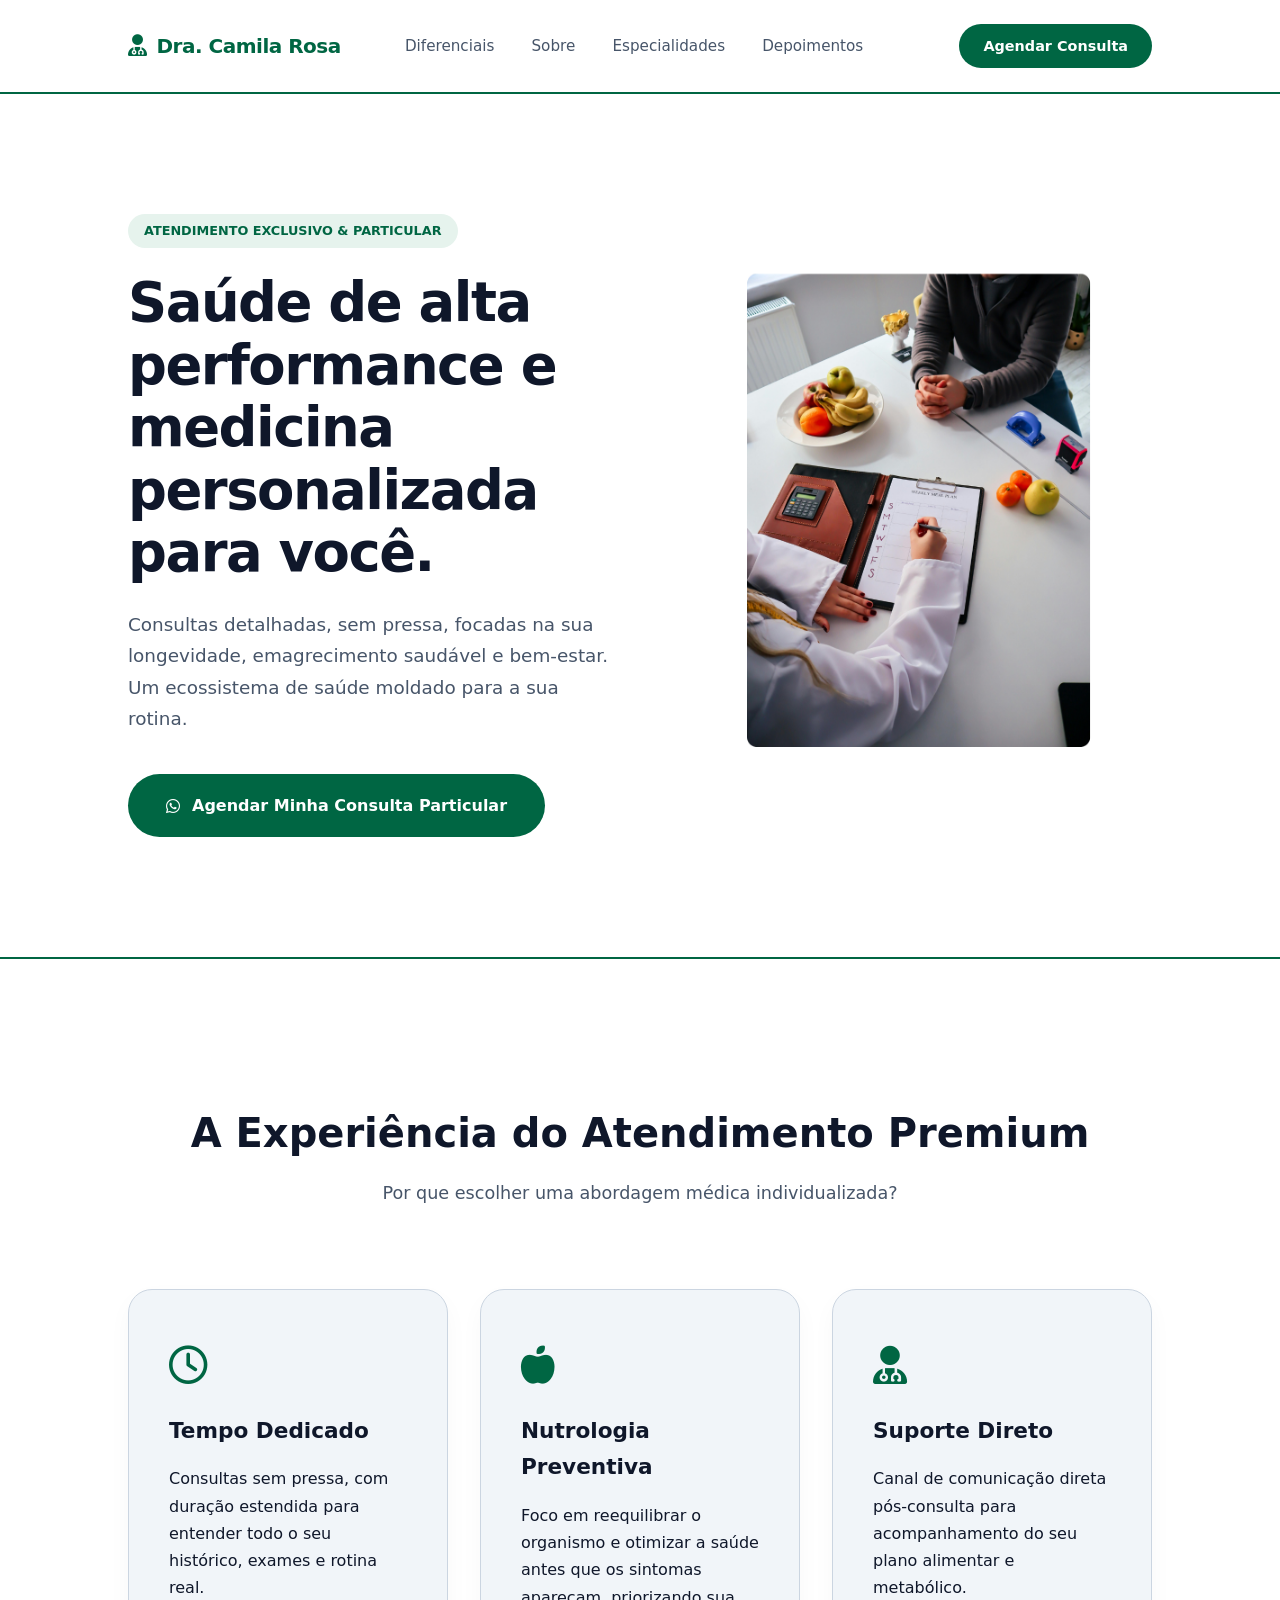
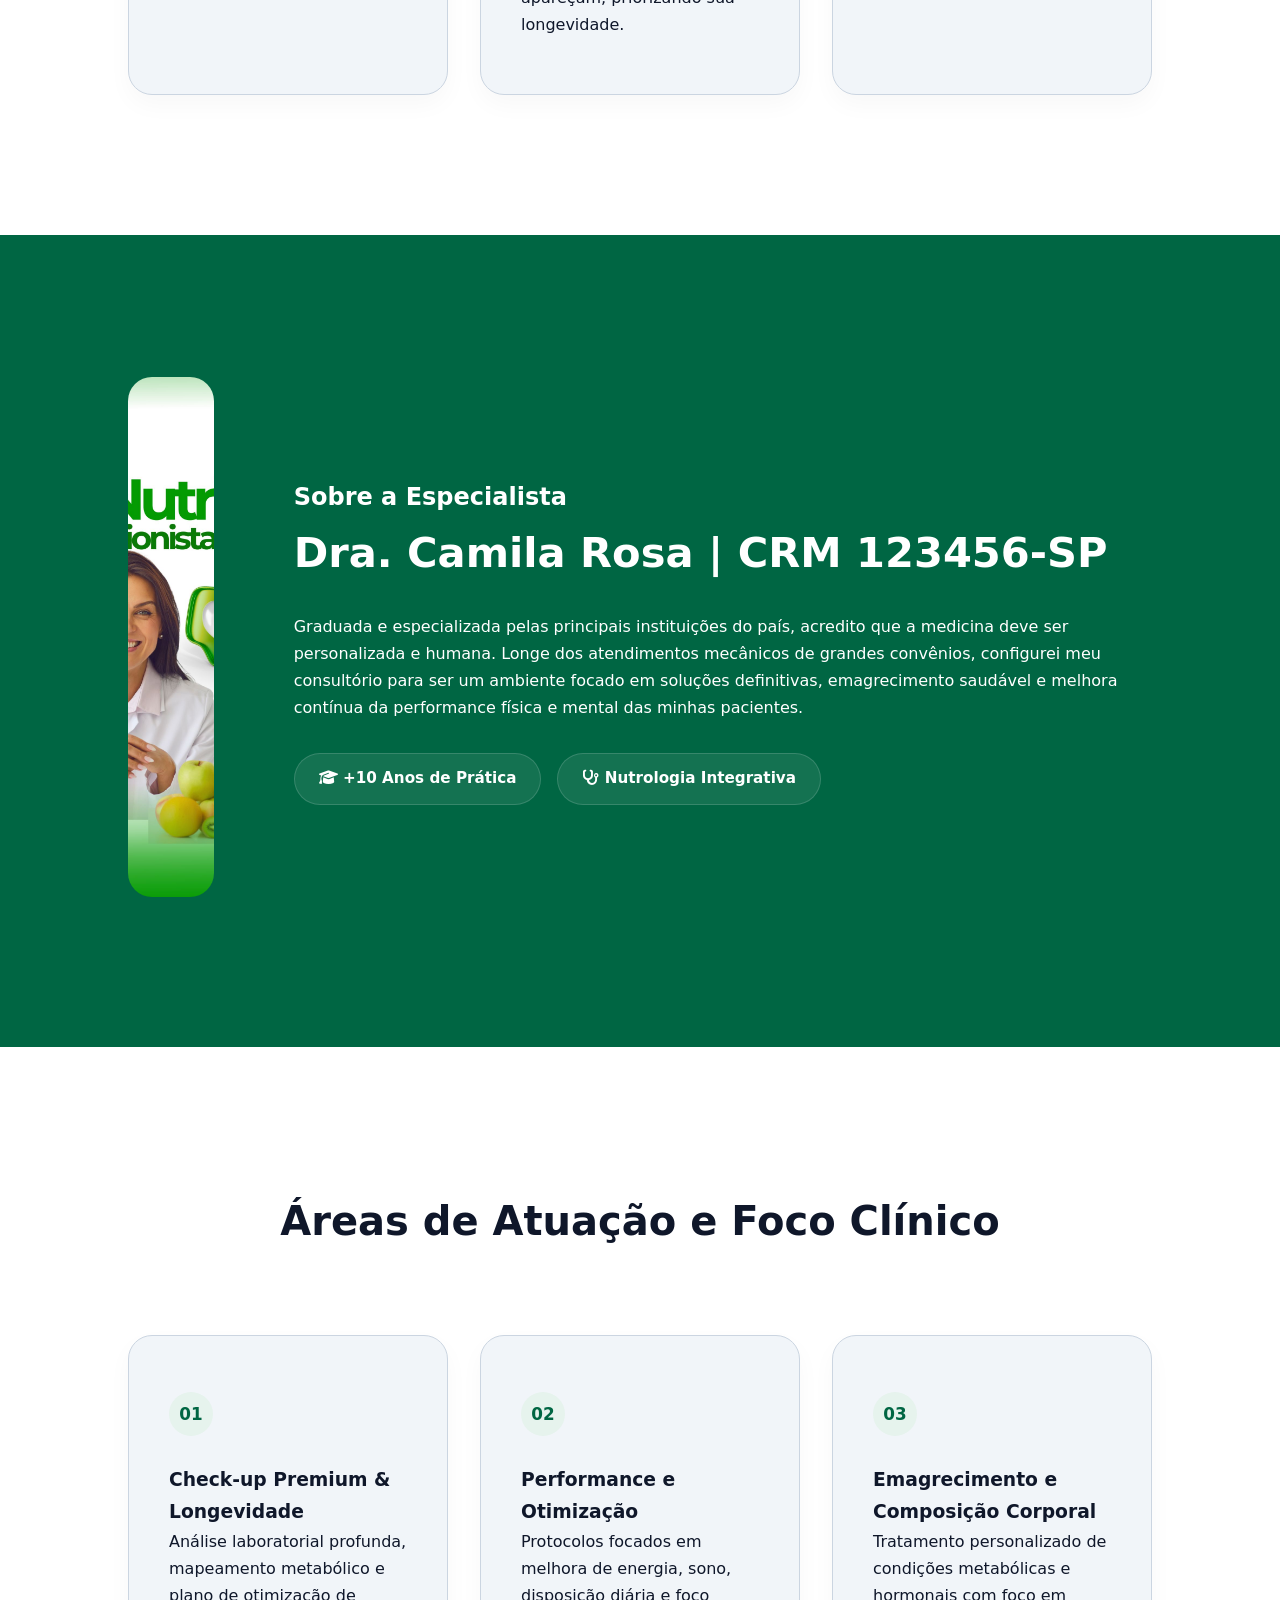
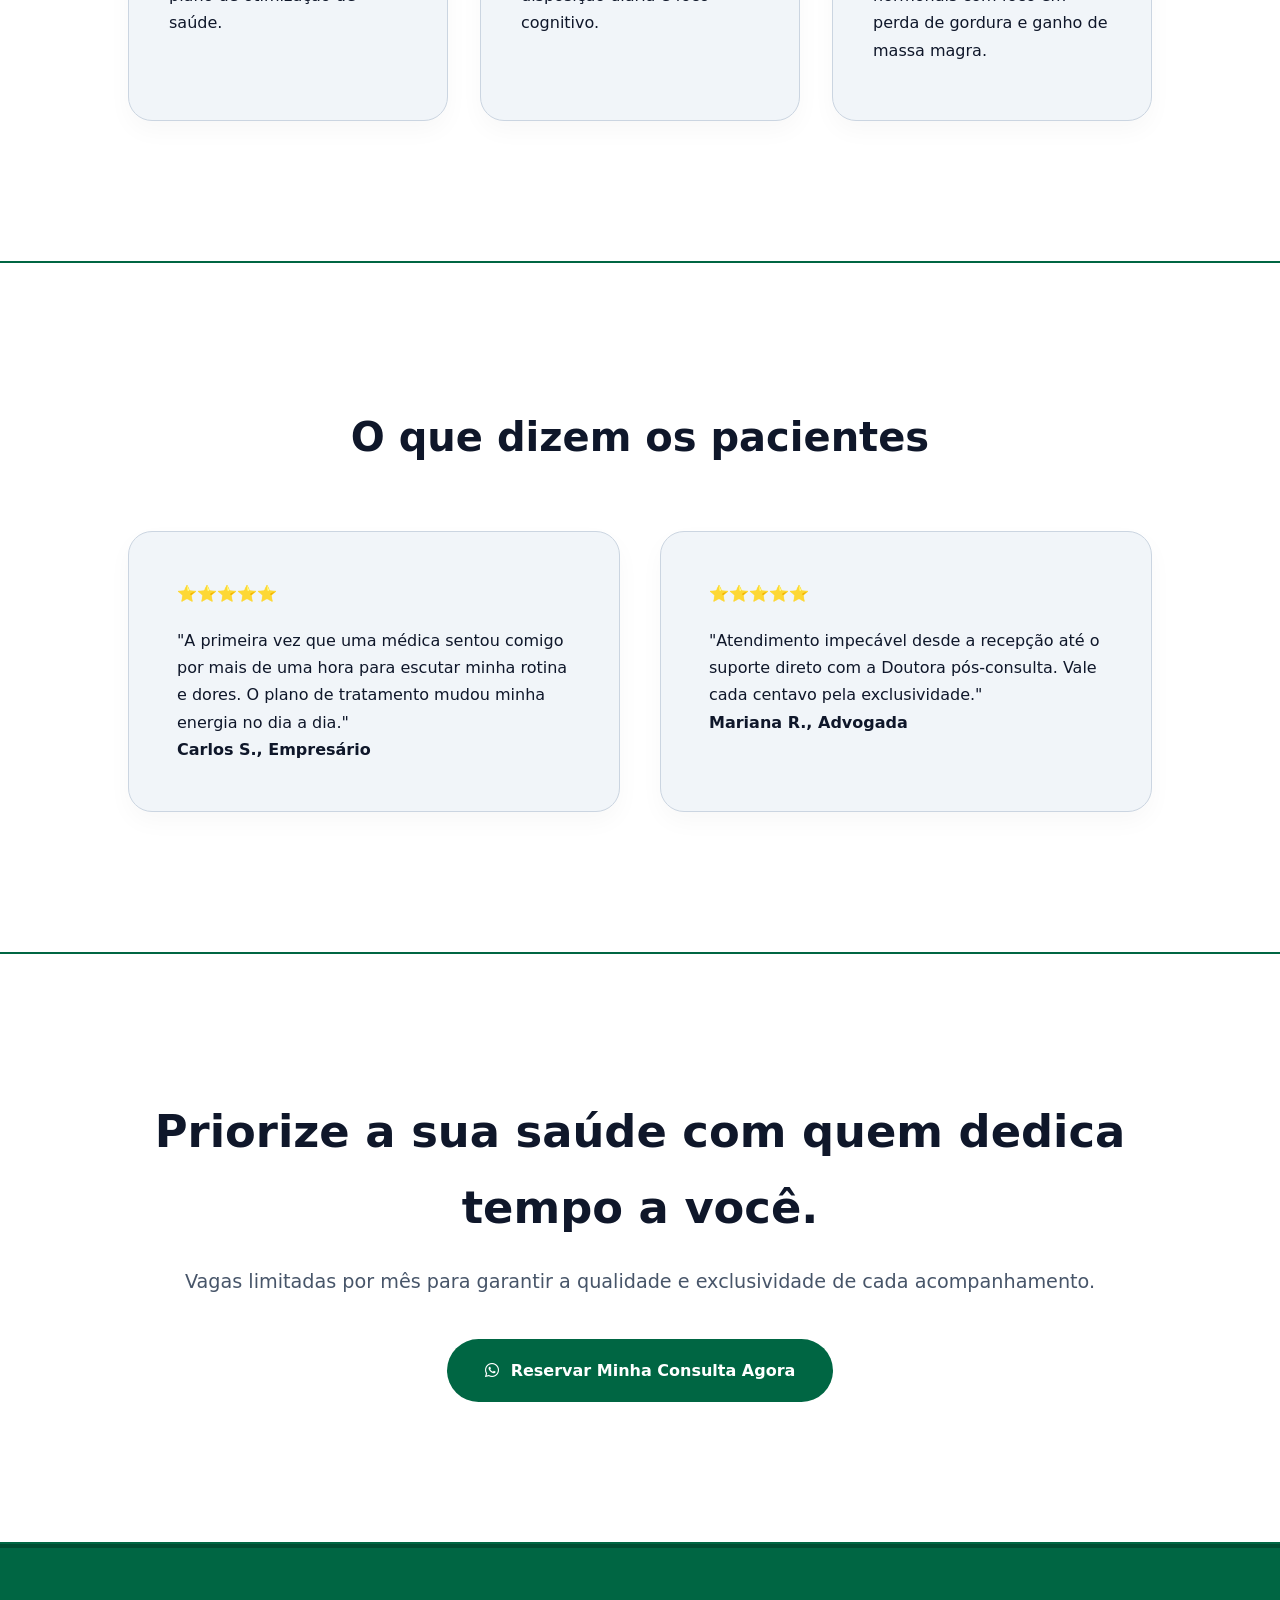
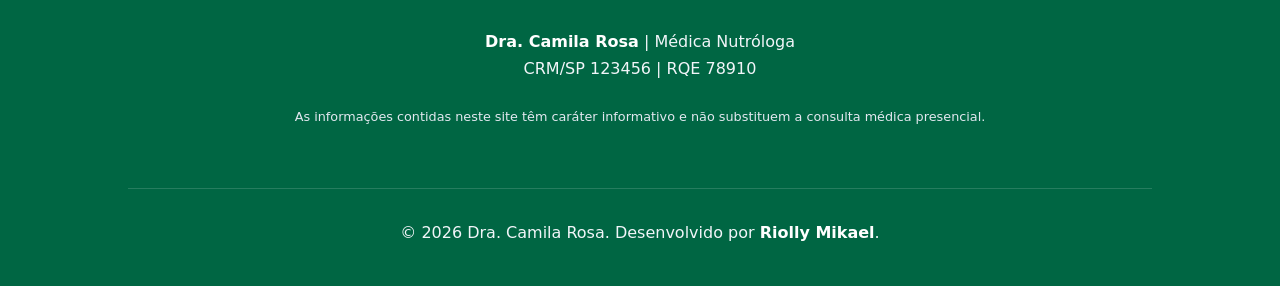
<file: index.html>
<!DOCTYPE html>
<html lang="pt-BR">
<head>
    <meta charset="UTF-8">
    <meta name="viewport" content="width=device-width, initial-scale=1.0">
    <title>Dra. Camila Rosa | Nutrologia & Alta Performance</title>
    <link rel="stylesheet" href="medico.css">
    <!-- Script de Ícones Premium (Font Awesome) -->
    <link rel="stylesheet" href="https://cdnjs.cloudflare.com/ajax/libs/font-awesome/6.5.1/css/all.min.css">
</head>
<body>

    <!-- NAV BAR -->
    <nav class="navbar">
        <div class="logo">
            <i class="fa-solid fa-user-doctor"></i> Dra. Camila Rosa
        </div>
        <div class="nav-links">
            <a href="#diferenciais">Diferenciais</a>
            <a href="#sobre">Sobre</a>
            <a href="#especialidades">Especialidades</a>
            <a href="#depoimentos">Depoimentos</a>
        </div>
        <a href="https://wa.me/5500000000000" target="_blank" class="btn-nav">Agendar Consulta</a>
    </nav>

    <!-- SEÇÃO 1 (PÁGINA 1): HERO -->
    <header class="hero">
        <div class="hero-container">
            <div class="hero-text">
                <span class="tag">Atendimento Exclusivo & Particular</span>
                <h1>Saúde de alta performance e medicina personalizada para você.</h1>
                <p>Consultas detalhadas, sem pressa, focadas na sua longevidade, emagrecimento saudável e bem-estar. Um ecossistema de saúde moldado para a sua rotina.</p>
                <a href="https://wa.me/5500000000000" target="_blank" class="btn-cta">
                    <i class="fa-brands fa-whatsapp"></i> Agendar Minha Consulta Particular
                </a>
            </div>
            <div class="hero-image">
                <img src="images/medico.jpg" alt="Dra. Camila Rosa no Consultório">
            </div>
        </div>
    </header>

    <!-- SEÇÃO 2 (PÁGINA 2): DIFERENCIAIS -->
    <section id="diferenciais" class="diferenciais">
        <h2>A Experiência do Atendimento Premium</h2>
        <p class="section-subtitle">Por que escolher uma abordagem médica individualizada?</p>
        
        <div class="grid-diferenciais">
            <div class="card">
                <i class="fa-regular fa-clock"></i>
                <h3>Tempo Dedicado</h3>
                <p>Consultas sem pressa, com duração estendida para entender todo o seu histórico, exames e rotina real.</p>
            </div>
            <div class="card">
                <i class="fa-solid fa-apple-whole"></i>
                <h3>Nutrologia Preventiva</h3>
                <p>Foco em reequilibrar o organismo e otimizar a saúde antes que os sintomas apareçam, priorizando sua longevidade.</p>
            </div>
            <div class="card">
                <i class="fa-solid fa-user-doctor"></i>
                <h3>Suporte Direto</h3>
                <p>Canal de comunicação direta pós-consulta para acompanhamento do seu plano alimentar e metabólico.</p>
            </div>
        </div>
    </section>

    <!-- SEÇÃO 3 (PÁGINA 3): SOBRE O MÉDICO -->
    <section id="sobre" class="sobre">
        <div class="sobre-container">
            <div class="sobre-image">
                <img src="images/sobre-medico.jpg" alt="Dra. Camila Rosa em atendimento">
            </div>
            <div class="sobre-text">
                <h2>Sobre a Especialista</h2>
                <h3>Dra. Camila Rosa | CRM 123456-SP</h3>
                <p>Graduada e especializada pelas principais instituições do país, acredito que a medicina deve ser personalizada e humana. Longe dos atendimentos mecânicos de grandes convênios, configurei meu consultório para ser um ambiente focado em soluções definitivas, emagrecimento saudável e melhora contínua da performance física e mental das minhas pacientes.</p>
                <div class="badges">
                    <span><i class="fa-solid fa-graduation-cap"></i> +10 Anos de Prática</span>
                    <span><i class="fa-solid fa-stethoscope"></i> Nutrologia Integrativa</span>
                </div>
            </div>
        </div>
    </section>

    <!-- SEÇÃO 4 (PÁGINA 4): ESPECIALIDADES -->
    <section id="especialidades" class="especialidades">
        <h2>Áreas de Atuação e Foco Clínico</h2>
        <div class="grid-especialidades">
            <div class="esp-item">
                <span class="num">01</span>
                <h3>Check-up Premium & Longevidade</h3>
                <p>Análise laboratorial profunda, mapeamento metabólico e plano de otimização de saúde.</p>
            </div>
            <div class="esp-item">
                <span class="num">02</span>
                <h3>Performance e Otimização</h3>
                <p>Protocolos focados em melhora de energia, sono, disposição diária e foco cognitivo.</p>
            </div>
            <div class="esp-item">
                <span class="num">03</span>
                <h3>Emagrecimento e Composição Corporal</h3>
                <p>Tratamento personalizado de condições metabólicas e hormonais com foco em perda de gordura e ganho de massa magra.</p>
            </div>
        </div>
    </section>

    <!-- SEÇÃO 5 (PÁGINA 5): DEPOIMENTOS -->
    <section id="depoimentos" class="depoimentos">
        <h2>O que dizem os pacientes</h2>
        <div class="grid-depoimentos">
            <div class="depoimento-card">
                <div class="stars">⭐⭐⭐⭐⭐</div>
                <p>"A primeira vez que uma médica sentou comigo por mais de uma hora para escutar minha rotina e dores. O plano de tratamento mudou minha energia no dia a dia."</p>
                <h4>Carlos S., Empresário</h4>
            </div>
            <div class="depoimento-card">
                <div class="stars">⭐⭐⭐⭐⭐</div>
                <p>"Atendimento impecável desde a recepção até o suporte direto com a Doutora pós-consulta. Vale cada centavo pela exclusividade."</p>
                <h4>Mariana R., Advogada</h4>
            </div>
        </div>
    </section>

    <!-- SEÇÃO 6 (PÁGINA 6): CTA FINAL -->
    <section class="cta-final">
        <h2>Priorize a sua saúde com quem dedica tempo a você.</h2>
        <p>Vagas limitadas por mês para garantir a qualidade e exclusividade de cada acompanhamento.</p>
        <a href="https://wa.me/5500000000000" target="_blank" class="btn-cta final">
            <i class="fa-brands fa-whatsapp"></i> Reservar Minha Consulta Agora
        </a>
    </section>

    <!-- RODAPÉ LEGAL -->
    <footer>
        <div class="footer-container">
            <p><strong>Dra. Camila Rosa</strong> | Médica Nutróloga</p>
            <p>CRM/SP 123456 | RQE 78910</p>
            <p class="legal">As informações contidas neste site têm caráter informativo e não substituem a consulta médica presencial.</p>
            <p class="copy">&copy; 2026 Dra. Camila Rosa. Desenvolvido por <strong>Riolly Mikael</strong>.</p>
        </div>
    </footer>

</body>
</html>
</file>
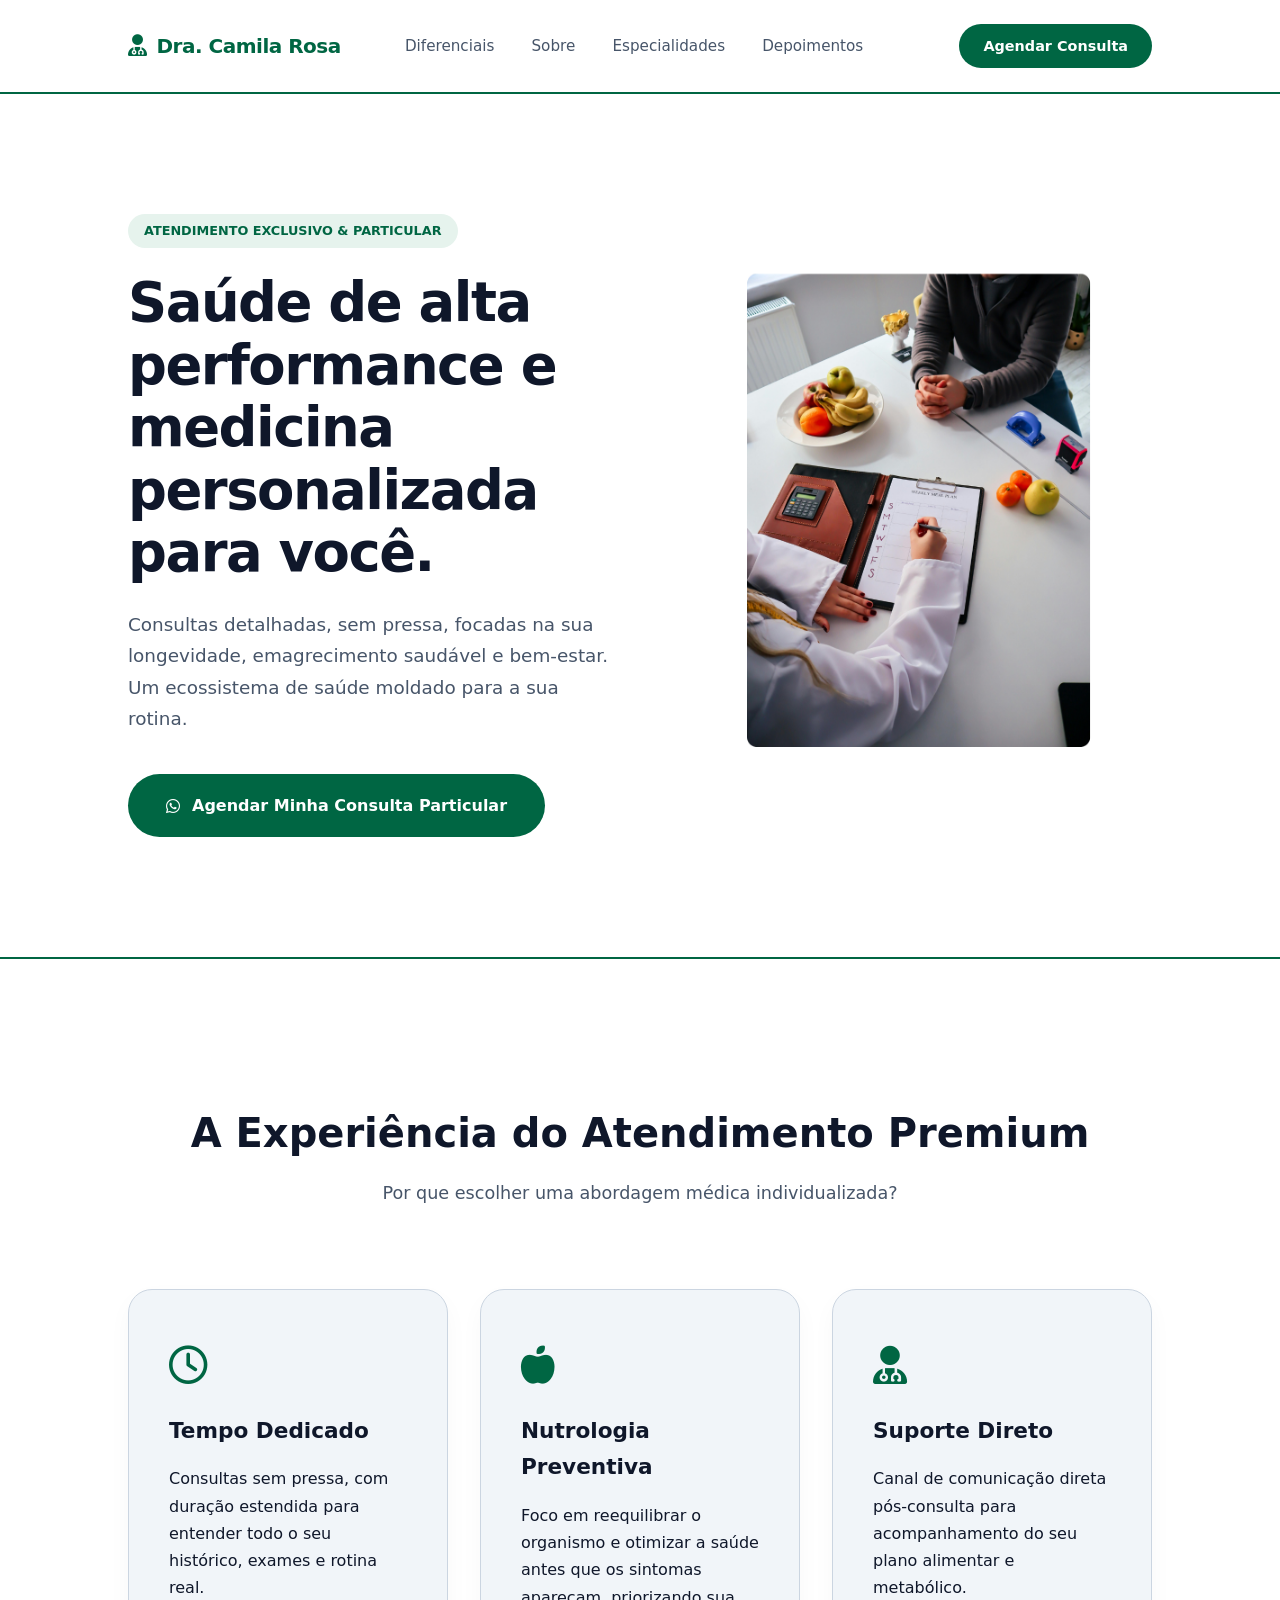
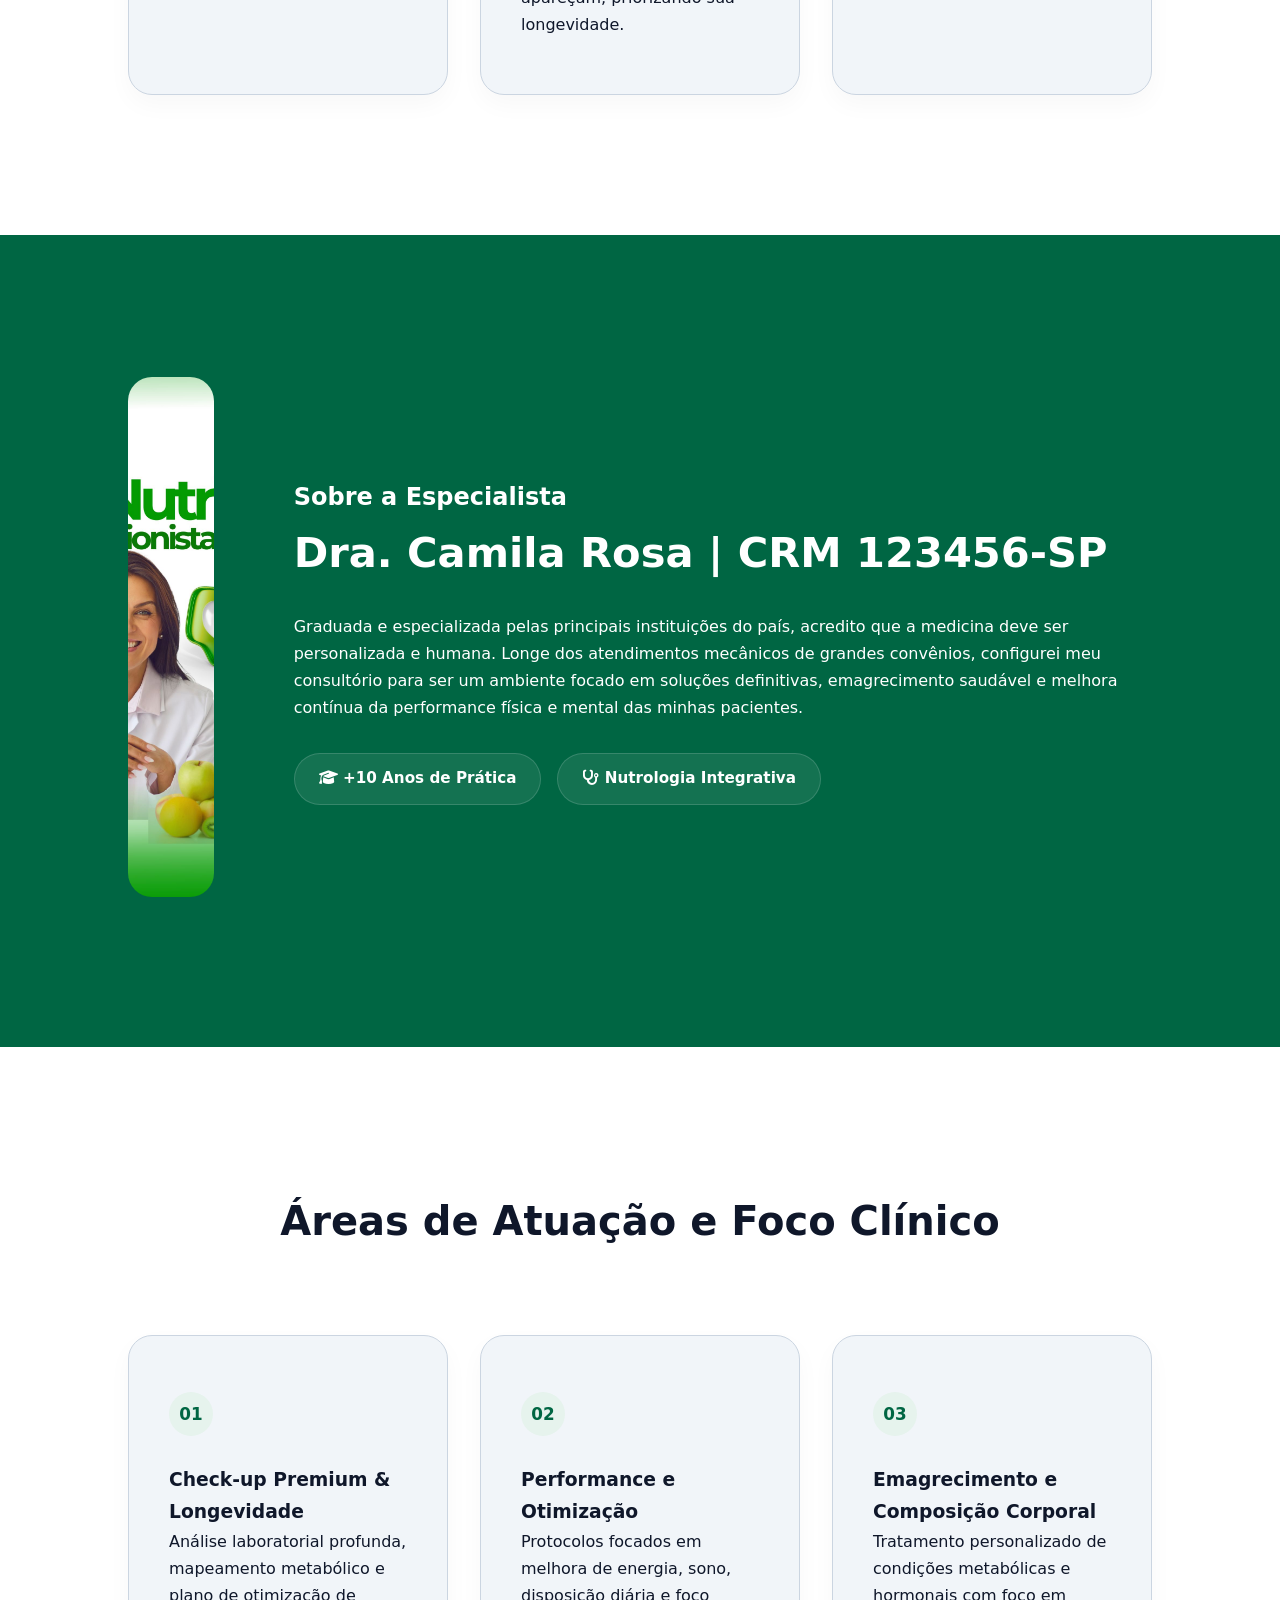
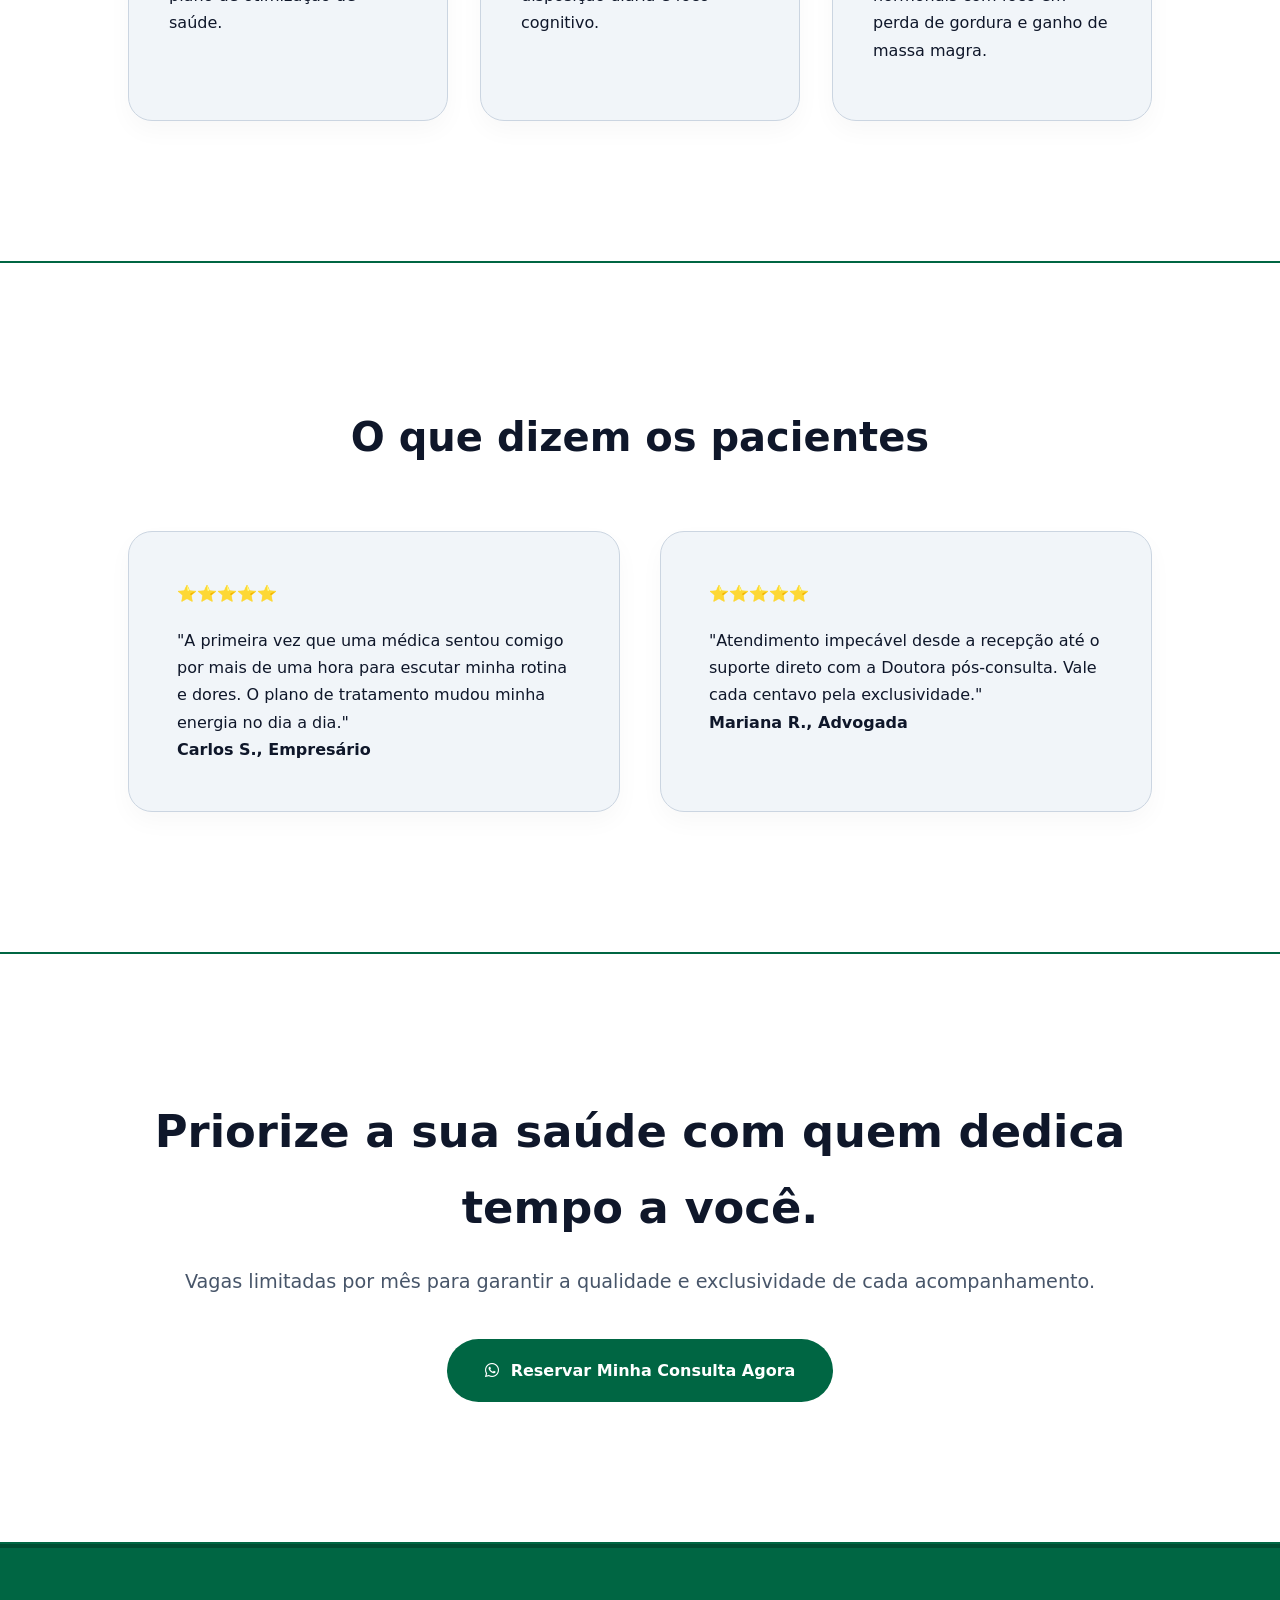
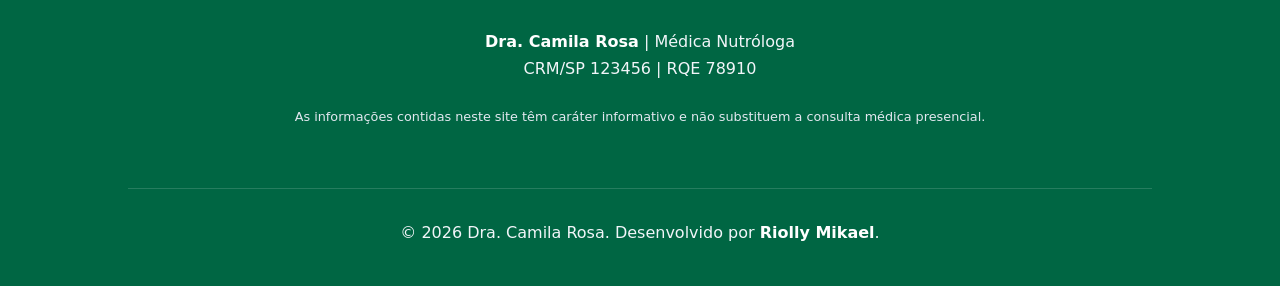
<file: medico.html>
<!DOCTYPE html>
<html lang="pt-BR">
<head>
    <meta charset="UTF-8">
    <meta name="viewport" content="width=device-width, initial-scale=1.0">
    <title>Dra. Camila Rosa | Nutrologia & Alta Performance</title>
    <link rel="stylesheet" href="medico.css">
    <!-- Script de Ícones Premium (Font Awesome) -->
    <link rel="stylesheet" href="https://cdnjs.cloudflare.com/ajax/libs/font-awesome/6.5.1/css/all.min.css">
</head>
<body>

    <!-- NAV BAR -->
    <nav class="navbar">
        <div class="logo">
            <i class="fa-solid fa-user-doctor"></i> Dra. Camila Rosa
        </div>
        <div class="nav-links">
            <a href="#diferenciais">Diferenciais</a>
            <a href="#sobre">Sobre</a>
            <a href="#especialidades">Especialidades</a>
            <a href="#depoimentos">Depoimentos</a>
        </div>
        <a href="https://wa.me/5500000000000" target="_blank" class="btn-nav">Agendar Consulta</a>
    </nav>

    <!-- SEÇÃO 1 (PÁGINA 1): HERO -->
    <header class="hero">
        <div class="hero-container">
            <div class="hero-text">
                <span class="tag">Atendimento Exclusivo & Particular</span>
                <h1>Saúde de alta performance e medicina personalizada para você.</h1>
                <p>Consultas detalhadas, sem pressa, focadas na sua longevidade, emagrecimento saudável e bem-estar. Um ecossistema de saúde moldado para a sua rotina.</p>
                <a href="https://wa.me/5500000000000" target="_blank" class="btn-cta">
                    <i class="fa-brands fa-whatsapp"></i> Agendar Minha Consulta Particular
                </a>
            </div>
            <div class="hero-image">
                <img src="images/medico.jpg" alt="Dra. Camila Rosa no Consultório">
            </div>
        </div>
    </header>

    <!-- SEÇÃO 2 (PÁGINA 2): DIFERENCIAIS -->
    <section id="diferenciais" class="diferenciais">
        <h2>A Experiência do Atendimento Premium</h2>
        <p class="section-subtitle">Por que escolher uma abordagem médica individualizada?</p>
        
        <div class="grid-diferenciais">
            <div class="card">
                <i class="fa-regular fa-clock"></i>
                <h3>Tempo Dedicado</h3>
                <p>Consultas sem pressa, com duração estendida para entender todo o seu histórico, exames e rotina real.</p>
            </div>
            <div class="card">
                <i class="fa-solid fa-apple-whole"></i>
                <h3>Nutrologia Preventiva</h3>
                <p>Foco em reequilibrar o organismo e otimizar a saúde antes que os sintomas apareçam, priorizando sua longevidade.</p>
            </div>
            <div class="card">
                <i class="fa-solid fa-user-doctor"></i>
                <h3>Suporte Direto</h3>
                <p>Canal de comunicação direta pós-consulta para acompanhamento do seu plano alimentar e metabólico.</p>
            </div>
        </div>
    </section>

    <!-- SEÇÃO 3 (PÁGINA 3): SOBRE O MÉDICO -->
    <section id="sobre" class="sobre">
        <div class="sobre-container">
            <div class="sobre-image">
                <img src="images/sobre-medico.jpg" alt="Dra. Camila Rosa em atendimento">
            </div>
            <div class="sobre-text">
                <h2>Sobre a Especialista</h2>
                <h3>Dra. Camila Rosa | CRM 123456-SP</h3>
                <p>Graduada e especializada pelas principais instituições do país, acredito que a medicina deve ser personalizada e humana. Longe dos atendimentos mecânicos de grandes convênios, configurei meu consultório para ser um ambiente focado em soluções definitivas, emagrecimento saudável e melhora contínua da performance física e mental das minhas pacientes.</p>
                <div class="badges">
                    <span><i class="fa-solid fa-graduation-cap"></i> +10 Anos de Prática</span>
                    <span><i class="fa-solid fa-stethoscope"></i> Nutrologia Integrativa</span>
                </div>
            </div>
        </div>
    </section>

    <!-- SEÇÃO 4 (PÁGINA 4): ESPECIALIDADES -->
    <section id="especialidades" class="especialidades">
        <h2>Áreas de Atuação e Foco Clínico</h2>
        <div class="grid-especialidades">
            <div class="esp-item">
                <span class="num">01</span>
                <h3>Check-up Premium & Longevidade</h3>
                <p>Análise laboratorial profunda, mapeamento metabólico e plano de otimização de saúde.</p>
            </div>
            <div class="esp-item">
                <span class="num">02</span>
                <h3>Performance e Otimização</h3>
                <p>Protocolos focados em melhora de energia, sono, disposição diária e foco cognitivo.</p>
            </div>
            <div class="esp-item">
                <span class="num">03</span>
                <h3>Emagrecimento e Composição Corporal</h3>
                <p>Tratamento personalizado de condições metabólicas e hormonais com foco em perda de gordura e ganho de massa magra.</p>
            </div>
        </div>
    </section>

    <!-- SEÇÃO 5 (PÁGINA 5): DEPOIMENTOS -->
    <section id="depoimentos" class="depoimentos">
        <h2>O que dizem os pacientes</h2>
        <div class="grid-depoimentos">
            <div class="depoimento-card">
                <div class="stars">⭐⭐⭐⭐⭐</div>
                <p>"A primeira vez que uma médica sentou comigo por mais de uma hora para escutar minha rotina e dores. O plano de tratamento mudou minha energia no dia a dia."</p>
                <h4>Carlos S., Empresário</h4>
            </div>
            <div class="depoimento-card">
                <div class="stars">⭐⭐⭐⭐⭐</div>
                <p>"Atendimento impecável desde a recepção até o suporte direto com a Doutora pós-consulta. Vale cada centavo pela exclusividade."</p>
                <h4>Mariana R., Advogada</h4>
            </div>
        </div>
    </section>

    <!-- SEÇÃO 6 (PÁGINA 6): CTA FINAL -->
    <section class="cta-final">
        <h2>Priorize a sua saúde com quem dedica tempo a você.</h2>
        <p>Vagas limitadas por mês para garantir a qualidade e exclusividade de cada acompanhamento.</p>
        <a href="https://wa.me/5500000000000" target="_blank" class="btn-cta final">
            <i class="fa-brands fa-whatsapp"></i> Reservar Minha Consulta Agora
        </a>
    </section>

    <!-- RODAPÉ LEGAL -->
    <footer>
        <div class="footer-container">
            <p><strong>Dra. Camila Rosa</strong> | Médica Nutróloga</p>
            <p>CRM/SP 123456 | RQE 78910</p>
            <p class="legal">As informações contidas neste site têm caráter informativo e não substituem a consulta médica presencial.</p>
            <p class="copy">&copy; 2026 Dra. Camila Rosa. Desenvolvido por <strong>Riolly Mikael</strong>.</p>
        </div>
    </footer>

</body>
</html>
</file>
<file: medico.css>
/* RESET E CONFIGURAÇÕES GERAIS */
* {
    margin: 0;
    padding: 0;
    box-sizing: border-box;
    font-family: 'Inter', 'Segoe UI', system-ui, sans-serif;
    scroll-behavior: smooth;
    -webkit-font-smoothing: antialiased;
}

:root {
    --bg-page-white: #ffffff;         /* Fundo de página totalmente Branco Puro */
    --bg-card-gray: #f1f5f9;          /* Cinza destacado para os quadrados de destaque */
    --text-main: #0f172a;
    --text-muted: #475569;
    --unimed-green: #006643;          /* Verde Forte Institucional */
    --unimed-dark: #004d32;
    --unimed-soft: #e6f3ed;
    
    /* Linha mais fina (2px) com o VERDE FORTE marcante */
    --border-section: 2px solid #006643 !important; 
    
    --border-card: 1px solid #cbd5e1;
    --shadow-premium: 0 10px 25px rgba(15, 23, 42, 0.03);
    --transition: all 0.4s cubic-bezier(0.16, 1, 0.3, 1);
}

body {
    background-color: var(--bg-page-white);
    color: var(--text-main);
    line-height: 1.7;
}

/* NAVBAR */
.navbar {
    display: flex;
    justify-content: space-between;
    align-items: center;
    padding: 24px 10%;
    background: var(--bg-page-white);
    border-bottom: var(--border-section); 
    position: sticky;
    top: 0;
    z-index: 100;
}

.navbar .logo {
    display: flex;
    align-items: center; 
    gap: 10px; /* Espaço exato entre o ícone médico e o nome */
    font-size: 1.25rem;
    font-weight: 700;
    color: var(--unimed-green);
    letter-spacing: -0.5px;
}

.navbar .logo i {
    font-size: 1.35rem; /* Ajuste sutil de tamanho do ícone médico */
}

.nav-links a {
    text-decoration: none;
    color: var(--text-muted);
    margin-right: 32px;
    font-size: 0.95rem;
    font-weight: 500;
    transition: var(--transition);
}

.nav-links a:hover {
    color: var(--unimed-green);
}

.btn-nav {
    background: var(--unimed-green);
    color: #ffffff;
    padding: 10px 24px;
    border-radius: 99px;
    text-decoration: none;
    font-size: 0.9rem;
    font-weight: 600;
    transition: var(--transition);
}

/* SEÇÃO 1: HERO (PÁGINA 1 - FUNDO BRANCO) */
.hero {
    background: var(--bg-page-white) !important;
    padding: 120px 10%;
    border-bottom: var(--border-section); 
}

.hero-container {
    display: flex;
    align-items: center;
    justify-content: space-between;
    gap: 80px;
    max-width: 1400px;
    margin: 0 auto;
}

.hero-text {
    flex: 1.1;
}

.tag {
    background: var(--unimed-soft);
    color: var(--unimed-green);
    padding: 6px 16px;
    border-radius: 99px;
    font-size: 0.8rem;
    font-weight: 700;
    text-transform: uppercase;
    display: inline-block;
    margin-bottom: 24px;
}

.hero-text h1 {
    font-size: 3.4rem;
    color: var(--text-main);
    font-weight: 800;
    line-height: 1.15;
    letter-spacing: -1.5px;
    margin-bottom: 24px;
}

.hero-text p {
    font-size: 1.15rem;
    color: var(--text-muted);
    margin-bottom: 40px;
}

.btn-cta {
    background: var(--unimed-green);
    color: #ffffff;
    padding: 18px 38px;
    font-size: 1rem;
    font-weight: 600;
    text-decoration: none;
    border-radius: 99px;
    display: inline-flex;
    align-items: center;
    gap: 12px;
    transition: var(--transition);
}

.hero-image img {
    width: 100%;
    height: 540px;
    object-fit: cover;
    border-radius: 32px;
}

/* SEÇÃO 2: DIFERENCIAIS (PÁGINA 2 - FUNDO BRANCO + QUADRADOS CINZAS DESTACADOS) */
.diferenciais {
    padding: 140px 10%;
    background: var(--bg-page-white) !important;
    border-bottom: var(--border-section); 
}

.diferenciais h2 {
    font-size: 2.5rem;
    font-weight: 800;
    color: var(--text-main);
    text-align: center;
    margin-bottom: 12px;
}

.section-subtitle {
    color: var(--text-muted);
    font-size: 1.1rem;
    text-align: center;
    margin-bottom: 80px;
}

.grid-diferenciais {
    display: grid;
    grid-template-columns: repeat(3, 1fr);
    gap: 32px;
    max-width: 1400px;
    margin: 0 auto;
}

.card {
    background: var(--bg-card-gray) !important; 
    padding: 56px 40px;
    border-radius: 24px;
    border: var(--border-card);
    box-shadow: var(--shadow-premium);
    transition: var(--transition);
}

.card:hover {
    border-color: var(--unimed-green);
    transform: translateY(-6px);
}

.card i {
    font-size: 2.4rem;
    color: var(--unimed-green);
    margin-bottom: 28px;
    display: inline-block;
}

.card h3 {
    color: var(--text-main);
    margin-bottom: 16px;
    font-size: 1.35rem;
    font-weight: 700;
}

/* SEÇÃO 3: SOBRE O MÉDICO (PÁGINA 3) */
.sobre {
    background: var(--unimed-green) !important;
    color: #ffffff;
    padding: 140px 10%;
    border-bottom: var(--border-section); 
}

.sobre-container {
    display: flex;
    align-items: center;
    gap: 80px;
    max-width: 1400px;
    margin: 0 auto;
}

.sobre-image img {
    width: 100%;
    height: 520px;
    object-fit: cover;
    border-radius: 24px;
}

.sobre-text h3 {
    font-size: 2.6rem;
    font-weight: 800;
    margin-bottom: 24px;
}

.badges {
    display: flex;
    gap: 16px;
    margin-top: 32px;
}

.badges span {
    background: rgba(255, 255, 255, 0.08);
    padding: 12px 24px;
    border-radius: 99px;
    font-weight: 600;
    font-size: 0.95rem;
    border: 1px solid rgba(255, 255, 255, 0.15);
}

/* SEÇÃO 4: ESPECIALIDADES (PÁGINA 4 - FUNDO BRANCO + QUADRADOS CINZAS DESTACADOS) */
.especialidades {
    padding: 140px 10%;
    background: var(--bg-page-white) !important;
    border-bottom: var(--border-section); 
}

.especialidades h2 {
    font-size: 2.5rem;
    font-weight: 800;
    color: var(--text-main);
    text-align: center;
    margin-bottom: 80px;
}

.grid-especialidades {
    display: grid;
    grid-template-columns: repeat(3, 1fr);
    gap: 32px;
    max-width: 1400px;
    margin: 0 auto;
}

.esp-item {
    background: var(--bg-card-gray) !important; 
    padding: 56px 40px;
    border-radius: 24px;
    border: var(--border-card);
    box-shadow: var(--shadow-premium);
    transition: var(--transition);
}

.esp-item:hover {
    border-color: var(--unimed-green);
    transform: translateY(-6px);
}

.esp-item .num {
    font-size: 1.05rem;
    font-weight: 700;
    color: var(--unimed-green);
    background: var(--unimed-soft);
    width: 44px;
    height: 44px;
    display: flex;
    align-items: center;
    justify-content: center;
    border-radius: 99px;
    margin-bottom: 28px;
}

/* SEÇÃO 5: DEPOIMENTOS (PÁGINA 5 - FUNDO BRANCO + QUADRADOS CINZAS DESTACADOS) */
.depoimentos {
    background: var(--bg-page-white) !important;
    padding: 140px 10%;
    border-bottom: var(--border-section); 
}

.depoimentos h2 {
    font-size: 2.5rem;
    font-weight: 800;
    color: var(--text-main);
    margin-bottom: 60px;
    text-align: center;
}

.grid-depoimentos {
    display: grid;
    grid-template-columns: repeat(2, 1fr);
    gap: 40px;
    max-width: 1200px;
    margin: 0 auto;
}

.depoimento-card {
    background: var(--bg-card-gray) !important; 
    padding: 48px;
    border-radius: 24px;
    border: var(--border-card);
    box-shadow: var(--shadow-premium);
}

.stars {
    margin-bottom: 20px;
    color: #eab308;
}

/* CTA FINAL (PÁGINA 6) */
.cta-final {
    padding: 140px 10%;
    text-align: center;
    background: var(--bg-page-white) !important;
    border-bottom: var(--border-section); 
}

.cta-final h2 {
    font-size: 2.8rem;
    font-weight: 800;
    margin-bottom: 20px;
}

.cta-final p {
    color: var(--text-muted);
    font-size: 1.2rem;
    margin-bottom: 40px;
}

/* FOOTER / RODA PÉ */
footer {
    background: var(--unimed-green) !important; 
    color: #f1f5f9; 
    padding: 80px 10% 40px 10%;
    text-align: center;
    border-top: 4px solid var(--unimed-dark) !important; 
    opacity: 1 !important; 
}

footer strong {
    color: #ffffff;
}

.legal {
    font-size: 0.8rem;
    margin-top: 24px;
    color: #e2e8f0; 
}

.copy {
    margin-top: 60px;
    border-top: 1px solid rgba(255,255,255,0.15);
    padding-top: 30px;
    color: #f1f5f9;
}

/* RESPONSIVIDADE */
@media (max-width: 1024px) {
    .hero-container, .sobre-container { flex-direction: column; text-align: center; }
    .grid-diferenciais, .grid-especialidades, .grid-depoimentos { grid-template-columns: 1fr; }
    .nav-links { display: none; }
    .badges { justify-content: center; }
}
</file>
